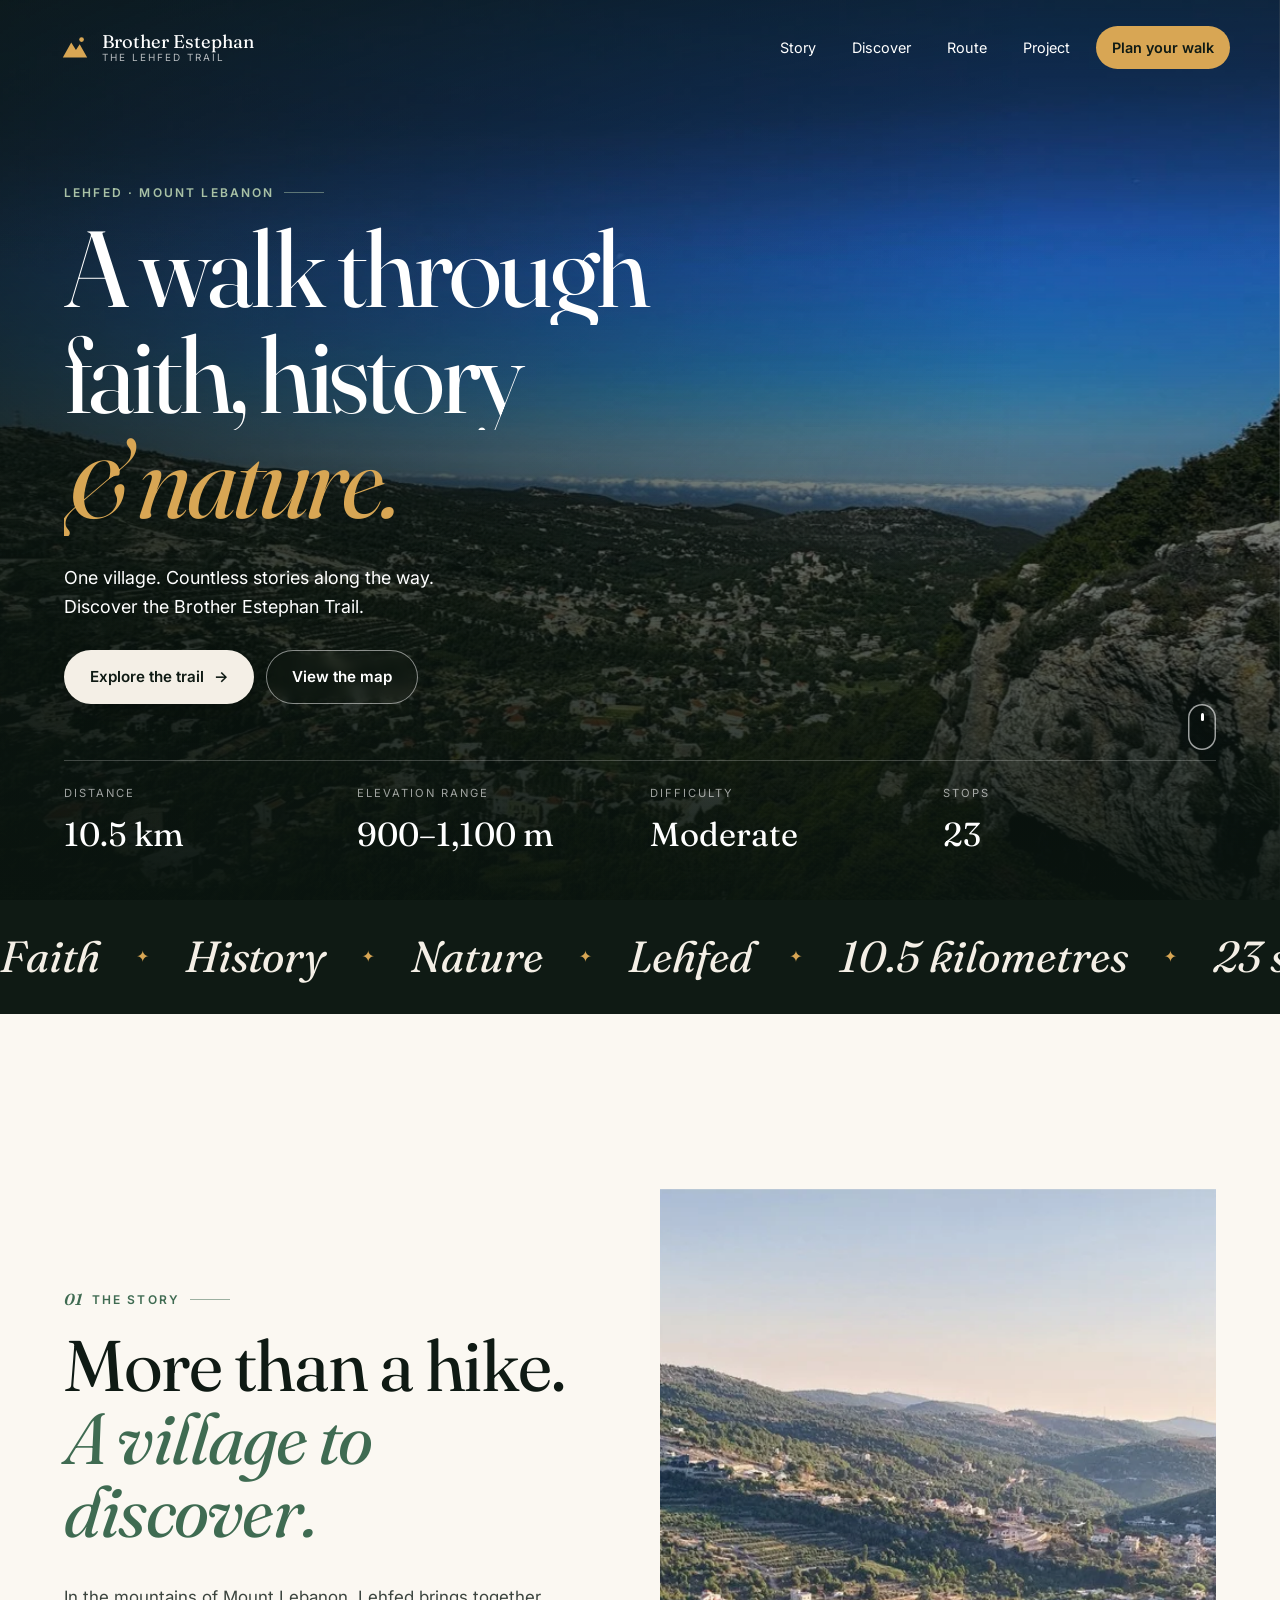
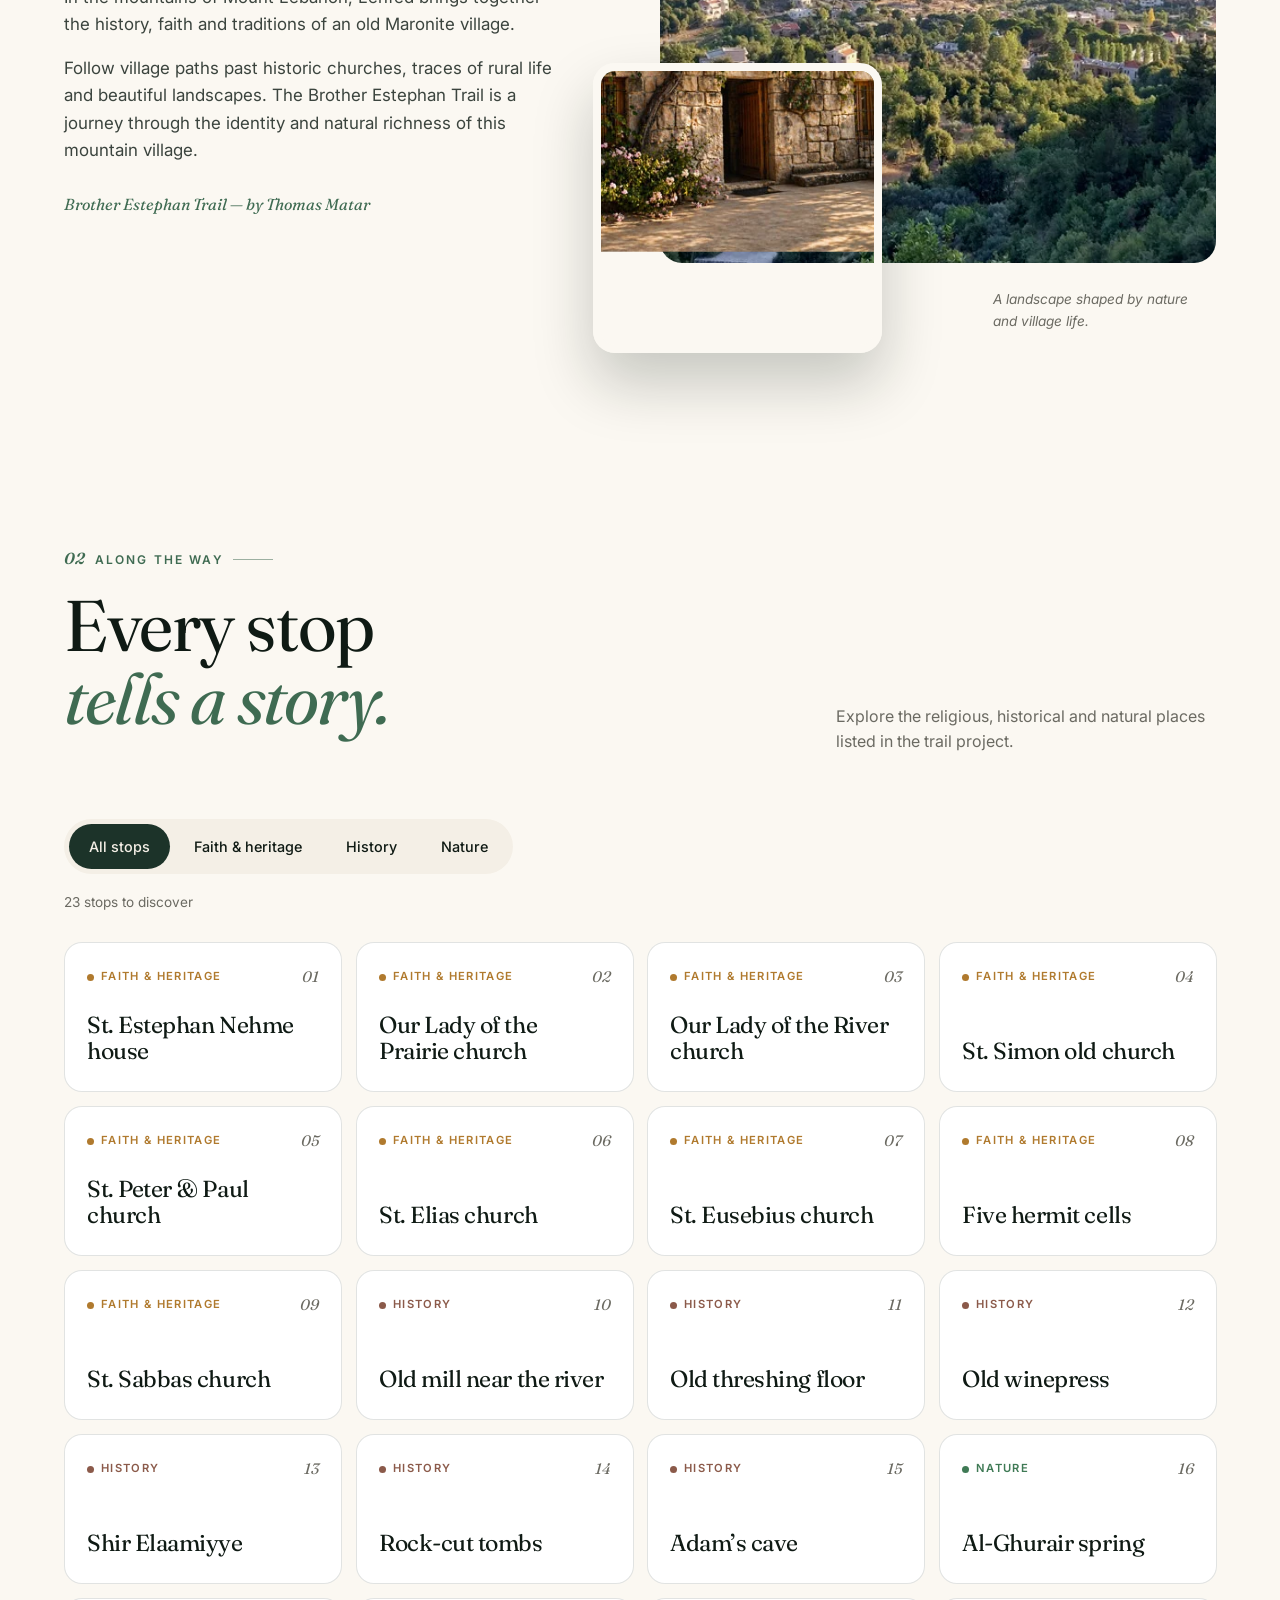
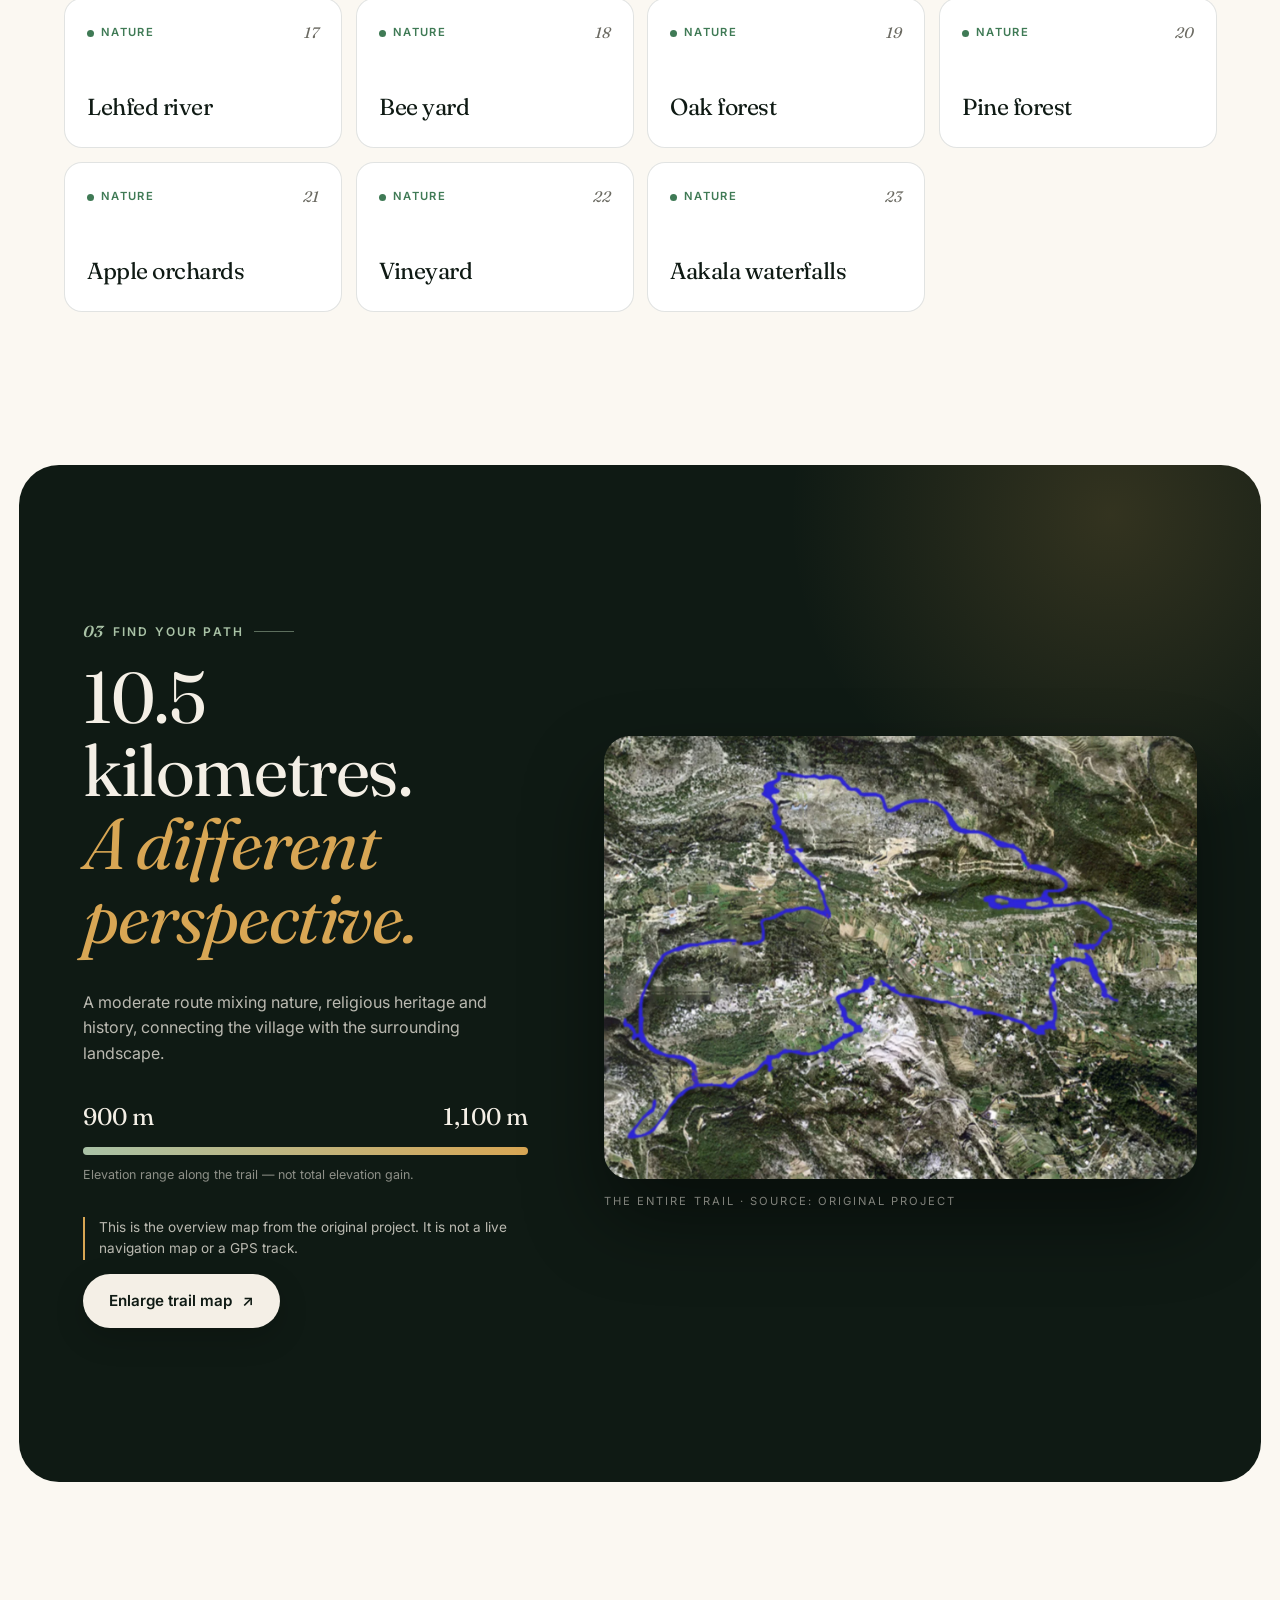
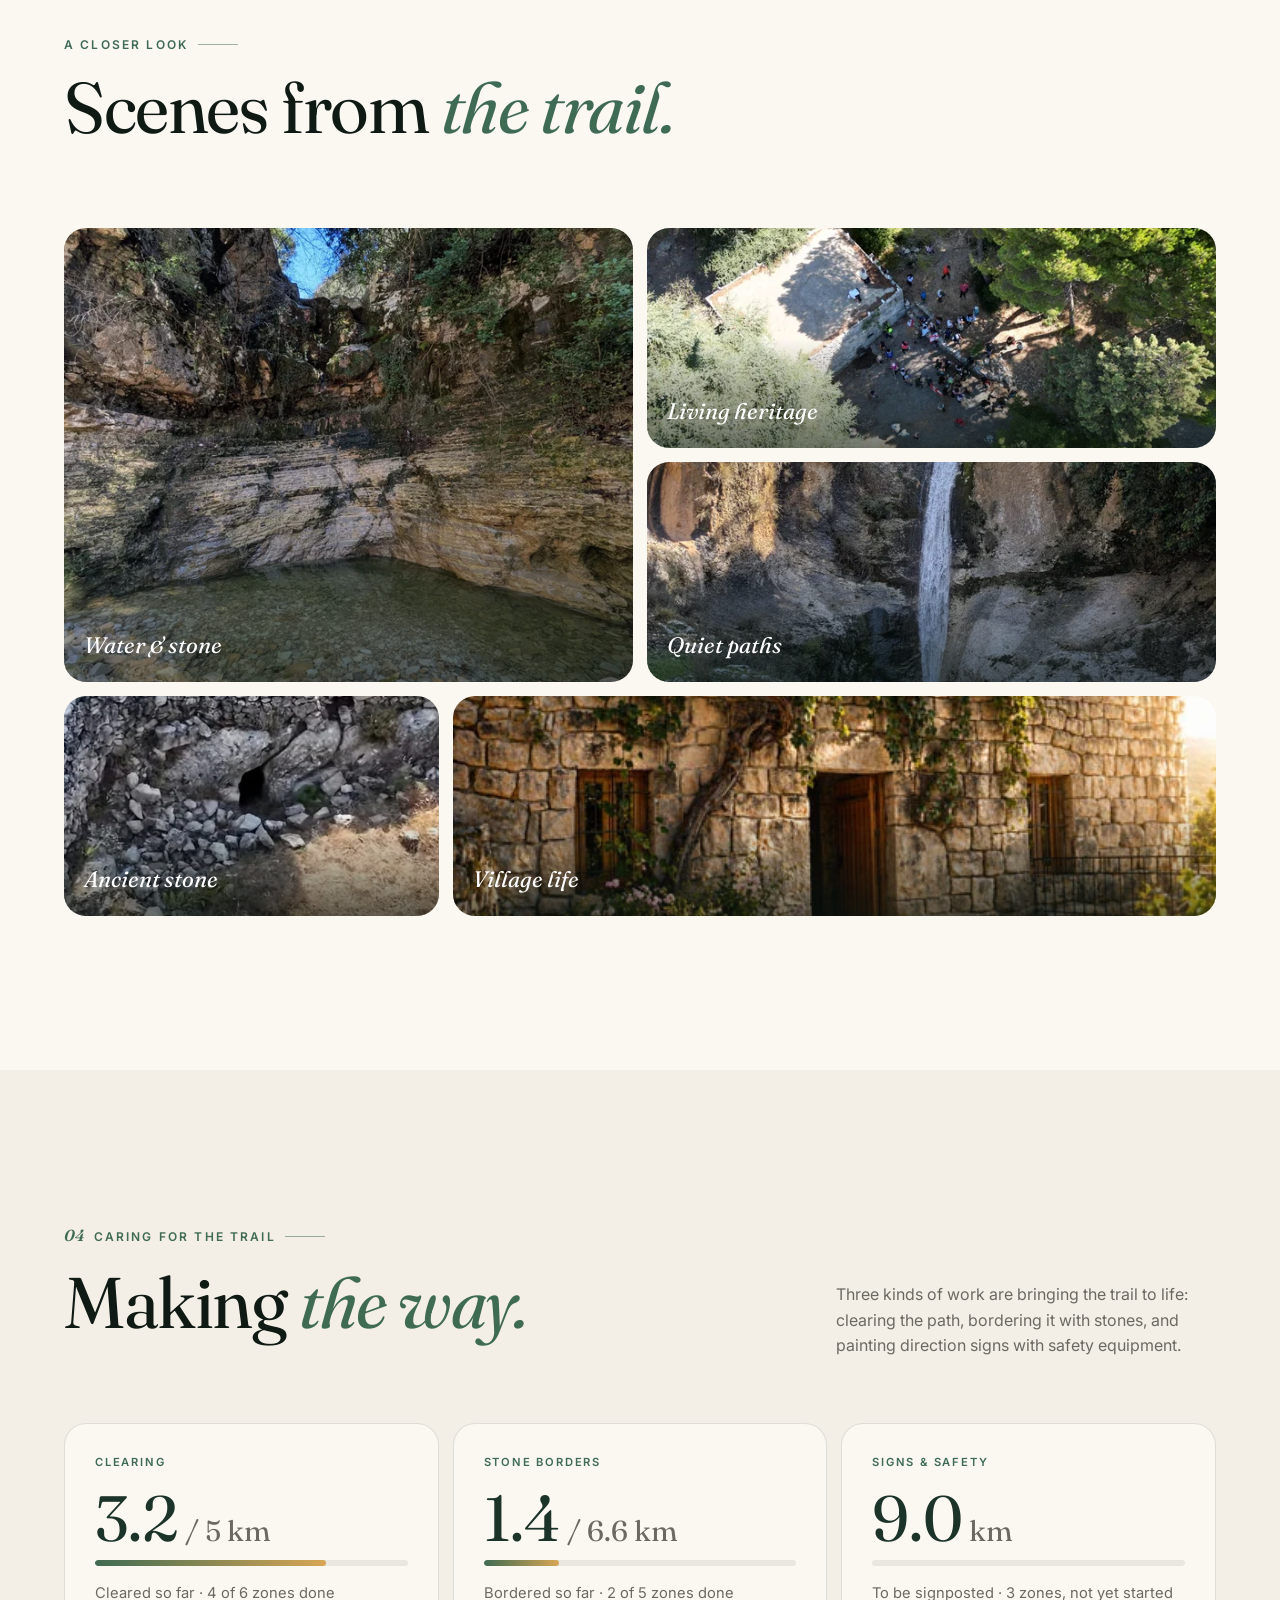
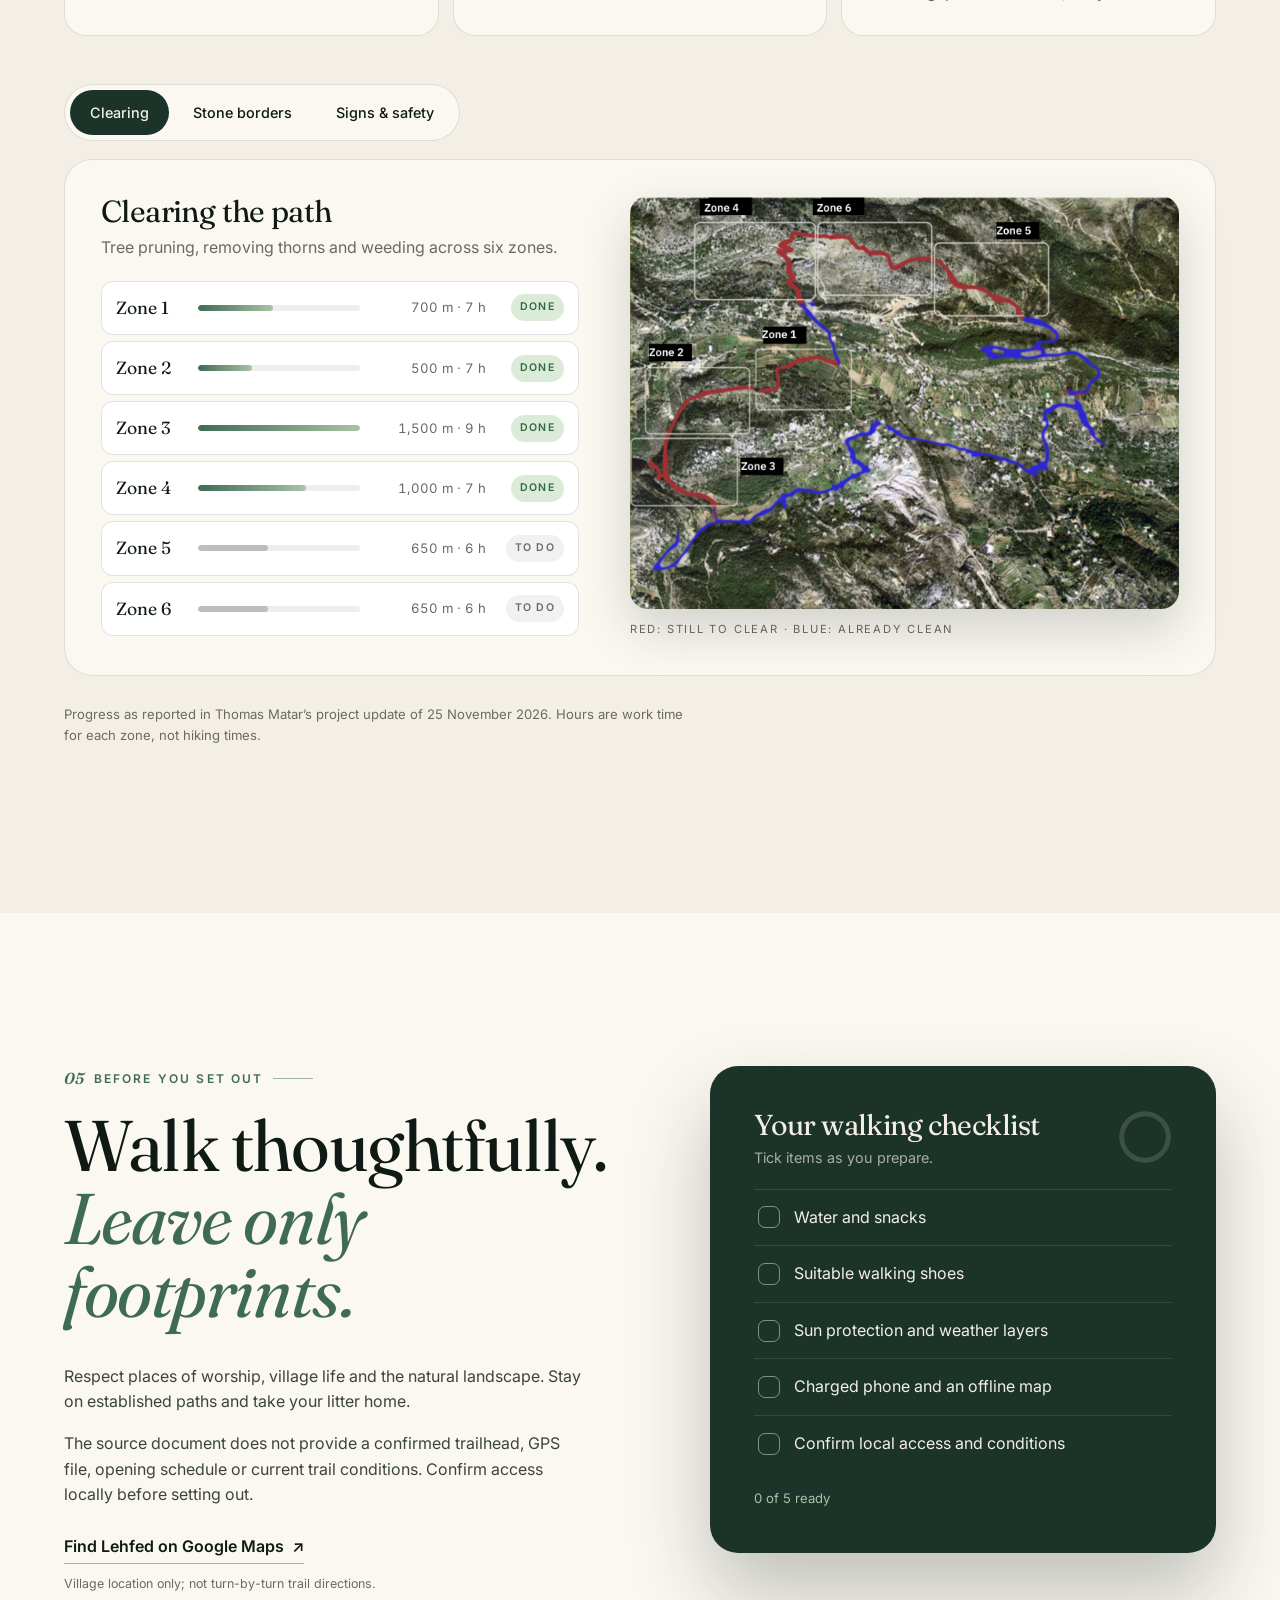
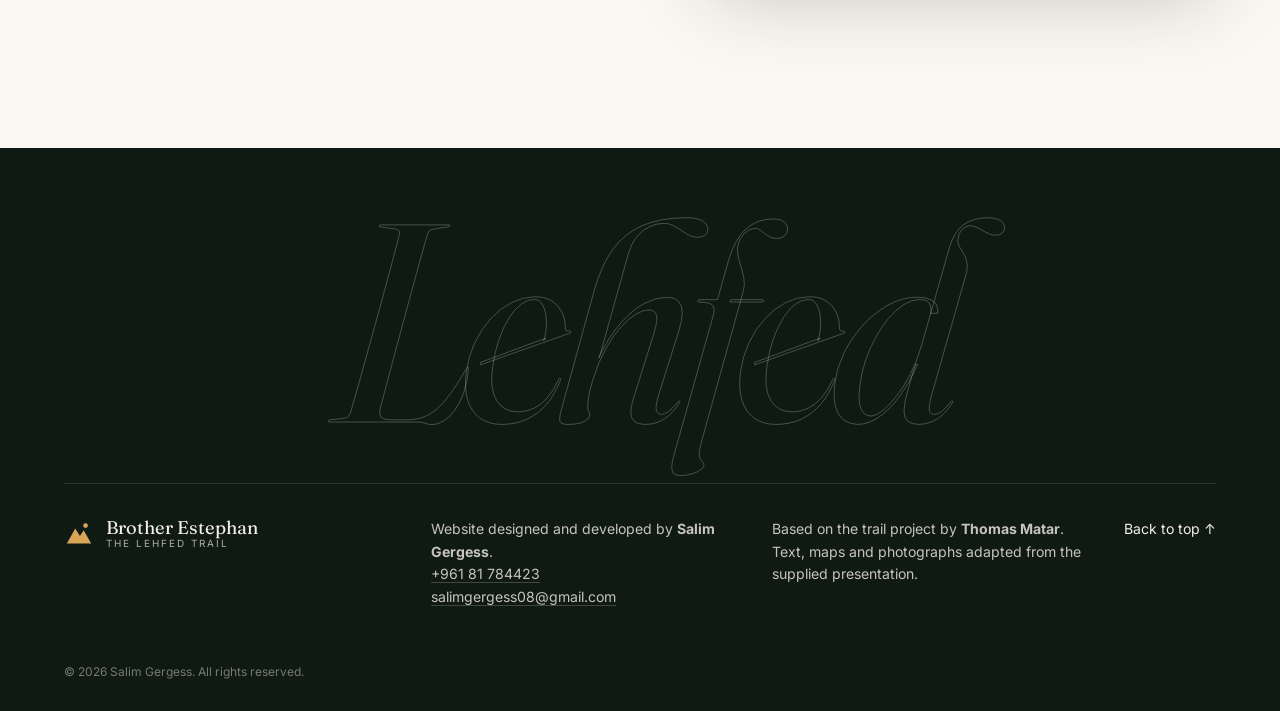
<file: public/index.html>
<!doctype html>
<html lang="en">
<head>
<meta charset="utf-8">
<meta name="viewport" content="width=device-width, initial-scale=1">
<meta name="description" content="Discover the Brother Estephan Trail in Lehfed, Lebanon: a 10.5 km journey through nature, faith and village heritage. A project by Thomas Matar.">
<meta name="theme-color" content="#0f1a14">
<title>Brother Estephan Trail · Lehfed, Lebanon</title>
<link rel="icon" href="assets/favicon.svg" type="image/svg+xml">
<link rel="preconnect" href="https://fonts.googleapis.com">
<link rel="preconnect" href="https://fonts.gstatic.com" crossorigin>
<link href="https://fonts.googleapis.com/css2?family=Fraunces:ital,opsz,wght@0,9..144,300..700;1,9..144,300..700&family=Inter:wght@400;500;600&display=swap" rel="stylesheet">
<link rel="stylesheet" href="styles.css">
<script>document.documentElement.classList.add('js');</script>
<script src="script.js" defer></script>
</head>
<body>
<a class="skip" href="#about">Skip to content</a>
<div class="progress" aria-hidden="true"><span></span></div>

<header class="site-header">
  <a class="brand" href="#home" aria-label="Brother Estephan Trail, home">
    <svg class="brand-mark" viewBox="0 0 32 32" aria-hidden="true"><path d="M3 26 12 10l5 8 4-6 8 14Z" fill="currentColor"/><circle cx="23" cy="7" r="2.5" fill="currentColor"/></svg>
    <span>Brother Estephan<small>The Lehfed Trail</small></span>
  </a>
  <nav id="navigation" aria-label="Main navigation">
    <a href="#about">Story</a>
    <a href="#discover">Discover</a>
    <a href="#route">Route</a>
    <a href="#restoration">Project</a>
    <a class="nav-cta" href="#visit">Plan your walk</a>
  </nav>
  <button class="menu-toggle" aria-expanded="false" aria-controls="navigation" aria-label="Open menu"><span></span><span></span></button>
</header>

<main>
<section id="home" class="hero">
  <div class="hero-media" aria-hidden="true"><img src="assets/hero.webp" alt="" fetchpriority="high"></div>
  <div class="hero-inner">
    <p class="eyebrow reveal">Lehfed · Mount Lebanon</p>
    <h1 class="hero-title">
      <span class="line"><span>A walk through</span></span>
      <span class="line"><span>faith, history</span></span>
      <span class="line"><span><em>&amp; nature.</em></span></span>
    </h1>
    <p class="hero-lead reveal">One village. Countless stories along the way. Discover the Brother Estephan Trail.</p>
    <div class="hero-actions reveal">
      <a class="btn btn-light" href="#discover">Explore the trail <span aria-hidden="true">→</span></a>
      <a class="btn btn-ghost" href="#route">View the map</a>
    </div>
  </div>
  <dl class="hero-stats" aria-label="Trail overview">
    <div><dt>Distance</dt><dd><span data-count="10.5" data-decimals="1">10.5</span> km</dd></div>
    <div><dt>Elevation range</dt><dd>900–1,100 m</dd></div>
    <div><dt>Difficulty</dt><dd>Moderate</dd></div>
    <div><dt>Stops</dt><dd><span data-count="23">23</span></dd></div>
  </dl>
  <a class="scroll-cue" href="#about" aria-label="Scroll to the story"><span></span></a>
</section>

<div class="marquee" aria-hidden="true">
  <div class="marquee-track">
    <span>Faith</span><i>✦</i><span>History</span><i>✦</i><span>Nature</span><i>✦</i><span>Lehfed</span><i>✦</i><span>10.5 kilometres</span><i>✦</i><span>23 stops</span><i>✦</i>
    <span>Faith</span><i>✦</i><span>History</span><i>✦</i><span>Nature</span><i>✦</i><span>Lehfed</span><i>✦</i><span>10.5 kilometres</span><i>✦</i><span>23 stops</span><i>✦</i>
  </div>
</div>

<section id="about" class="section story">
  <div class="story-text">
    <p class="eyebrow reveal"><span class="num">01</span> The story</p>
    <h2 class="reveal">More than a hike.<br><em>A village to discover.</em></h2>
    <p class="reveal">In the mountains of Mount Lebanon, Lehfed brings together the history, faith and traditions of an old Maronite village.</p>
    <p class="reveal">Follow village paths past historic churches, traces of rural life and beautiful landscapes. The Brother Estephan Trail is a journey through the identity and natural richness of this mountain village.</p>
    <p class="signature reveal">Brother Estephan Trail — by Thomas Matar</p>
  </div>
  <div class="story-media">
    <figure class="story-main reveal" data-parallax="0.06"><img src="assets/village.webp" alt="Lehfed village across a green mountain valley" loading="lazy"></figure>
    <figure class="story-float reveal" data-parallax="-0.08"><img src="assets/heritage.webp" alt="Old stone house with climbing vines and flowers at its entrance" loading="lazy"></figure>
    <p class="story-caption">A landscape shaped by nature and village life.</p>
  </div>
</section>

<section id="discover" class="section discover">
  <div class="section-head">
    <div>
      <p class="eyebrow reveal"><span class="num">02</span> Along the way</p>
      <h2 class="reveal">Every stop<br><em>tells a story.</em></h2>
    </div>
    <p class="reveal">Explore the religious, historical and natural places listed in the trail project.</p>
  </div>
  <div class="filters reveal" role="group" aria-label="Filter trail stops">
    <span class="filter-pill" aria-hidden="true"></span>
    <button aria-pressed="true" data-filter="all">All stops</button>
    <button aria-pressed="false" data-filter="religious">Faith &amp; heritage</button>
    <button aria-pressed="false" data-filter="historical">History</button>
    <button aria-pressed="false" data-filter="natural">Nature</button>
  </div>
  <p id="result-count" class="result-count" aria-live="polite"></p>
  <div id="stop-grid" class="stop-grid"></div>
  <noscript><p>The trail includes historic churches and hermit cells, an old mill, a winepress, rock-cut tombs, Adam’s cave, springs, forests, orchards and waterfalls. Enable JavaScript to explore the complete filterable list.</p></noscript>
</section>

<section id="route" class="route">
  <div class="section route-inner">
    <div class="route-text">
      <p class="eyebrow reveal"><span class="num">03</span> Find your path</p>
      <h2 class="reveal">10.5 kilometres.<br><em>A different perspective.</em></h2>
      <p class="reveal">A moderate route mixing nature, religious heritage and history, connecting the village with the surrounding landscape.</p>
      <div class="elev reveal" aria-label="Elevation range 900 to 1,100 metres">
        <div class="elev-labels"><span>900 m</span><span>1,100 m</span></div>
        <div class="elev-bar"><span></span></div>
        <small>Elevation range along the trail — not total elevation gain.</small>
      </div>
      <p class="note reveal">This is the overview map from the original project. It is not a live navigation map or a GPS track.</p>
      <button class="btn btn-light reveal" data-full-image="assets/trail-map.webp" data-caption="Trail overview from Thomas Matar’s project">Enlarge trail map <span aria-hidden="true">↗</span></button>
    </div>
    <figure class="map-frame reveal">
      <button class="image-button" data-full-image="assets/trail-map.webp" data-caption="Trail overview from Thomas Matar’s project" aria-label="Enlarge trail overview map">
        <img src="assets/trail-map.webp" alt="Satellite overview showing the trail route as a blue line around Lehfed" loading="lazy">
        <span class="zoom-hint" aria-hidden="true">Click to enlarge ↗</span>
      </button>
      <figcaption>The entire trail · Source: original project</figcaption>
    </figure>
  </div>
</section>

<section class="section gallery-section">
  <div class="section-head">
    <div>
      <p class="eyebrow reveal">A closer look</p>
      <h2 class="reveal">Scenes from <em>the trail.</em></h2>
    </div>
  </div>
  <div class="bento">
    <button class="tile t1 reveal" data-full-image="assets/waterfall.webp" data-caption="Water and rock along the trail"><img src="assets/waterfall.webp" alt="Waterfall descending between tall rocks" loading="lazy"><span>Water &amp; stone</span></button>
    <button class="tile t2 reveal" data-full-image="assets/church.webp" data-caption="Traditional stone architecture featured in the project"><img src="assets/church.webp" alt="Traditional stone building with greenery around its entrance" loading="lazy"><span>Living heritage</span></button>
    <button class="tile t3 reveal" data-full-image="assets/river.webp" data-caption="A shaded river scene from the original project"><img src="assets/river.webp" alt="Shaded rocky riverbed beneath trees" loading="lazy"><span>Quiet paths</span></button>
    <button class="tile t4 reveal" data-full-image="assets/hikers.webp" data-caption="Dry-stone walls and an opening in the rock"><img src="assets/hikers.webp" alt="Dry-stone wall built around a small opening in the rock" loading="lazy"><span>Ancient stone</span></button>
    <button class="tile t5 reveal" data-full-image="assets/heritage.webp" data-caption="Village stone architecture in warm light"><img src="assets/heritage.webp" alt="Old stone house with climbing vines and flowers" loading="lazy"><span>Village life</span></button>
  </div>
</section>

<section id="restoration" class="restoration">
  <div class="section">
    <div class="section-head">
      <div>
        <p class="eyebrow reveal"><span class="num">04</span> Caring for the trail</p>
        <h2 class="reveal">Making <em>the way.</em></h2>
      </div>
      <p class="reveal">Three kinds of work are bringing the trail to life: clearing the path, bordering it with stones, and painting direction signs with safety equipment.</p>
    </div>
    <div class="project-stats">
      <div class="reveal" style="--pct:74"><small>Clearing</small><strong><span data-count="3.7" data-decimals="1">3.7</span><em> / 5 km</em></strong><span class="pbar"><i></i></span><span>Cleared so far · 4 of 6 zones done</span></div>
      <div class="reveal" style="--pct:24"><small>Stone borders</small><strong><span data-count="1.6" data-decimals="1">1.6</span><em> / 6.6 km</em></strong><span class="pbar"><i></i></span><span>Bordered so far · 2 of 5 zones done</span></div>
      <div class="reveal" style="--pct:0"><small>Signs &amp; safety</small><strong><span data-count="10.5" data-decimals="1">10.5</span><em> km</em></strong><span class="pbar"><i></i></span><span>To be signposted · 3 zones, not yet started</span></div>
    </div>

    <div class="work-tabs reveal" role="tablist" aria-label="Trail work">
      <button role="tab" id="tab-clear" aria-controls="panel-clear" aria-selected="true">Clearing</button>
      <button role="tab" id="tab-border" aria-controls="panel-border" aria-selected="false" tabindex="-1">Stone borders</button>
      <button role="tab" id="tab-signs" aria-controls="panel-signs" aria-selected="false" tabindex="-1">Signs &amp; safety</button>
    </div>

    <div class="work-panel" role="tabpanel" id="panel-clear" aria-labelledby="tab-clear">
      <div class="work-info">
        <h3>Clearing the path</h3>
        <p>Tree pruning, removing thorns and weeding across six zones.</p>
        <ul class="zones" style="--max:1500">
          <li class="done" style="--len:700"><span class="z">Zone 1</span><span class="zbar"><i></i></span><span class="zmeta">700 m · 7 h</span><span class="badge">Done</span></li>
          <li class="done" style="--len:500"><span class="z">Zone 2</span><span class="zbar"><i></i></span><span class="zmeta">500 m · 7 h</span><span class="badge">Done</span></li>
          <li class="done" style="--len:1500"><span class="z">Zone 3</span><span class="zbar"><i></i></span><span class="zmeta">1,500 m · 9 h</span><span class="badge">Done</span></li>
          <li class="done" style="--len:1000"><span class="z">Zone 4</span><span class="zbar"><i></i></span><span class="zmeta">1,000 m · 7 h</span><span class="badge">Done</span></li>
          <li style="--len:650"><span class="z">Zone 5</span><span class="zbar"><i></i></span><span class="zmeta">650 m · 6 h</span><span class="badge">To do</span></li>
          <li style="--len:650"><span class="z">Zone 6</span><span class="zbar"><i></i></span><span class="zmeta">650 m · 6 h</span><span class="badge">To do</span></li>
        </ul>
      </div>
      <figure class="work-map">
        <button class="image-button" data-full-image="assets/map-clearing.webp" data-caption="Clearing zones — red parts remain to be cleared" aria-label="Enlarge clearing zones map"><img src="assets/map-clearing.webp" alt="Satellite map of the trail divided into six clearing zones; red sections remain to be cleared" loading="lazy"><span class="zoom-hint" aria-hidden="true">Click to enlarge ↗</span></button>
        <figcaption>Red: still to clear · Blue: already clean</figcaption>
      </figure>
    </div>

    <div class="work-panel" role="tabpanel" id="panel-border" aria-labelledby="tab-border" hidden>
      <div class="work-info">
        <h3>Bordering with stones</h3>
        <p>Marking the path borders with stones over 6.6 km, in five zones.</p>
        <ul class="zones" style="--max:2000">
          <li class="done" style="--len:1000"><span class="z">Zone 1</span><span class="zbar"><i></i></span><span class="zmeta">1,000 m · 6 h</span><span class="badge">Done</span></li>
          <li class="done" style="--len:600"><span class="z">Zone 2</span><span class="zbar"><i></i></span><span class="zmeta">600 m · 3 h</span><span class="badge">Done</span></li>
          <li style="--len:1800"><span class="z">Zone 3</span><span class="zbar"><i></i></span><span class="zmeta">1,800 m · 6 h</span><span class="badge">To do</span></li>
          <li style="--len:2000"><span class="z">Zone 4</span><span class="zbar"><i></i></span><span class="zmeta">2,000 m · 6 h</span><span class="badge">To do</span></li>
          <li style="--len:800"><span class="z">Zone 5</span><span class="zbar"><i></i></span><span class="zmeta">800 m · 3 h</span><span class="badge">To do</span></li>
        </ul>
      </div>
      <figure class="work-map">
        <button class="image-button" data-full-image="assets/map-borders.webp" data-caption="Stone bordering zones along the trail" aria-label="Enlarge stone bordering map"><img src="assets/map-borders.webp" alt="Satellite map of the trail in green, divided into five stone-bordering zones" loading="lazy"><span class="zoom-hint" aria-hidden="true">Click to enlarge ↗</span></button>
        <figcaption>Five bordering zones</figcaption>
      </figure>
    </div>

    <div class="work-panel" role="tabpanel" id="panel-signs" aria-labelledby="tab-signs" hidden>
      <div class="work-info">
        <h3>Signs &amp; safety</h3>
        <p>Painting direction signs along all 10.5 km and installing safety equipment, in three zones.</p>
        <ul class="zones" style="--max:3500">
          <li style="--len:3500"><span class="z">Zone 1</span><span class="zbar"><i></i></span><span class="zmeta">3,500 m · 6 h</span><span class="badge">To do</span></li>
          <li style="--len:3500"><span class="z">Zone 2</span><span class="zbar"><i></i></span><span class="zmeta">3,500 m · 6 h</span><span class="badge">To do</span></li>
          <li style="--len:3500"><span class="z">Zone 3</span><span class="zbar"><i></i></span><span class="zmeta">3,500 m · 6 h</span><span class="badge">To do</span></li>
        </ul>
      </div>
      <figure class="work-map">
        <button class="image-button" data-full-image="assets/map-signs.webp" data-caption="Direction sign and safety zones" aria-label="Enlarge signs and safety map"><img src="assets/map-signs.webp" alt="Satellite map of the trail divided into three zones for direction signs and safety equipment" loading="lazy"><span class="zoom-hint" aria-hidden="true">Click to enlarge ↗</span></button>
        <figcaption>Three signposting zones</figcaption>
      </figure>
    </div>

    <p class="project-note">Progress as reported in Thomas Matar’s project update of 25 November 2026. Hours are work time for each zone, not hiking times.</p>
  </div>
</section>

<section id="visit" class="section visit">
  <div class="visit-text">
    <p class="eyebrow reveal"><span class="num">05</span> Before you set out</p>
    <h2 class="reveal">Walk thoughtfully.<br><em>Leave only footprints.</em></h2>
    <p class="reveal">Respect places of worship, village life and the natural landscape. Stay on established paths and take your litter home.</p>
    <p class="reveal">The source document does not provide a confirmed trailhead, GPS file, opening schedule or current trail conditions. Confirm access locally before setting out.</p>
    <a class="text-link reveal" href="https://www.google.com/maps/search/?api=1&amp;query=Lehfed%2C%20Lebanon" target="_blank" rel="noopener noreferrer">Find Lehfed on Google Maps <span aria-hidden="true">↗</span></a>
    <small class="map-note">Village location only; not turn-by-turn trail directions.</small>
  </div>
  <div class="checklist reveal">
    <div class="check-head">
      <div>
        <h3>Your walking checklist</h3>
        <p>Tick items as you prepare.</p>
      </div>
      <svg class="ring" viewBox="0 0 44 44" aria-hidden="true"><circle cx="22" cy="22" r="19"/><circle class="ring-fill" cx="22" cy="22" r="19"/></svg>
    </div>
    <label><input type="checkbox"><span>Water and snacks</span></label>
    <label><input type="checkbox"><span>Suitable walking shoes</span></label>
    <label><input type="checkbox"><span>Sun protection and weather layers</span></label>
    <label><input type="checkbox"><span>Charged phone and an offline map</span></label>
    <label><input type="checkbox"><span>Confirm local access and conditions</span></label>
    <span id="check-status" aria-live="polite">0 of 5 ready</span>
  </div>
</section>
</main>

<footer class="site-footer">
  <p class="footer-word" aria-hidden="true">Lehfed</p>
  <div class="footer-grid">
    <a class="brand" href="#home">
      <svg class="brand-mark" viewBox="0 0 32 32" aria-hidden="true"><path d="M3 26 12 10l5 8 4-6 8 14Z" fill="currentColor"/><circle cx="23" cy="7" r="2.5" fill="currentColor"/></svg>
      <span>Brother Estephan<small>The Lehfed Trail</small></span>
    </a>
    <div id="credits">
      <p>Website designed and developed by <strong>Salim Gergess</strong>.<br><a href="tel:+96181784423">+961 81 784423</a><br><a href="mailto:salimgergess08@gmail.com">salimgergess08@gmail.com</a></p>
      <p>Based on the trail project by <strong>Thomas Matar</strong>.<br>Text, maps and photographs adapted from the supplied presentation.</p>
    </div>
    <a class="to-top" href="#home">Back to top ↑</a>
  </div>
  <p class="copy">© 2026 Salim Gergess. All rights reserved.</p>
</footer>

<dialog id="lightbox">
  <button id="close-lightbox" aria-label="Close image">×</button>
  <img id="lightbox-image" alt="">
  <p id="lightbox-caption"></p>
</dialog>
</body>
</html>
</file>
<file: public/styles.css>
:root {
  --ink: #0f1a14;
  --forest: #1c3329;
  --moss: #3f6b52;
  --sage: #a9c2a6;
  --cream: #f4efe6;
  --paper: #fbf8f2;
  --stone: #6b6a62;
  --gold: #d8a654;
  --line: rgba(15, 26, 20, .12);
  --serif: "Fraunces", Georgia, "Times New Roman", serif;
  --sans: "Inter", system-ui, -apple-system, "Segoe UI", Roboto, sans-serif;
  --radius: 22px;
  --ease: cubic-bezier(.2, .7, .1, 1);
  --pad: clamp(20px, 5vw, 72px);
}

*, *::before, *::after { box-sizing: border-box; }
html { scroll-behavior: smooth; scroll-padding-top: 90px; }
body {
  margin: 0;
  font-family: var(--sans);
  color: var(--ink);
  background: var(--paper);
  line-height: 1.6;
  -webkit-font-smoothing: antialiased;
  overflow-x: hidden;
}
img { display: block; max-width: 100%; }
a { color: inherit; }
button { font: inherit; color: inherit; cursor: pointer; }
:focus-visible { outline: 2px solid var(--gold); outline-offset: 3px; border-radius: 6px; }

h1, h2, h3 { font-family: var(--serif); font-weight: 400; letter-spacing: -.02em; line-height: 1.02; margin: 0; }
h2 { font-size: clamp(2.4rem, 5.6vw, 4.6rem); margin-bottom: .5em; }
h2 em, h1 em { font-style: italic; color: var(--moss); }
p { margin: 0 0 1em; }

.skip { position: absolute; left: -999px; top: 10px; z-index: 100; background: var(--gold); padding: 10px 16px; border-radius: 999px; }
.skip:focus { left: 10px; }

.eyebrow {
  font-size: .75rem; font-weight: 600; letter-spacing: .18em; text-transform: uppercase;
  color: var(--moss); display: flex; align-items: center; gap: .8em; margin-bottom: 1.4em;
}
.eyebrow .num { font-family: var(--serif); font-style: italic; font-size: 1rem; letter-spacing: 0; }
.eyebrow::after { content: ""; width: 40px; height: 1px; background: currentColor; opacity: .5; }

.section { padding: clamp(80px, 12vw, 160px) var(--pad); max-width: 1400px; margin: 0 auto; }
.section-head { display: flex; justify-content: space-between; align-items: end; gap: 40px; margin-bottom: 48px; flex-wrap: wrap; }
.section-head > p { max-width: 380px; color: var(--stone); }

/* Progress bar */
.progress { position: fixed; inset: 0 0 auto; height: 3px; z-index: 60; pointer-events: none; }
.progress span { display: block; height: 100%; width: 100%; background: linear-gradient(90deg, var(--gold), var(--sage)); transform-origin: left; transform: scaleX(0); }

/* Header */
.site-header {
  position: fixed; top: 16px; left: 50%; transform: translateX(-50%);
  width: min(1200px, calc(100% - 32px)); z-index: 50;
  display: flex; align-items: center; justify-content: space-between; gap: 20px;
  padding: 10px 10px 10px 20px; border-radius: 999px;
  color: #fff; transition: background .4s var(--ease), color .4s, box-shadow .4s, top .4s;
}
.site-header.scrolled {
  background: rgba(251, 248, 242, .72); color: var(--ink);
  backdrop-filter: blur(18px) saturate(1.4); -webkit-backdrop-filter: blur(18px) saturate(1.4);
  box-shadow: 0 10px 40px rgba(15, 26, 20, .1), inset 0 0 0 1px rgba(255,255,255,.5);
  top: 10px;
}
.brand { display: flex; align-items: center; gap: 12px; text-decoration: none; font-family: var(--serif); font-size: 1.15rem; line-height: 1.1; }
.brand small { display: block; font-family: var(--sans); font-size: .62rem; letter-spacing: .2em; text-transform: uppercase; opacity: .7; }
.brand-mark { width: 30px; height: 30px; color: var(--gold); }
nav { display: flex; align-items: center; gap: 4px; }
nav a { text-decoration: none; font-size: .9rem; padding: 10px 16px; border-radius: 999px; transition: background .25s; }
nav a:hover { background: rgba(255,255,255,.14); }
.scrolled nav a:hover { background: rgba(15,26,20,.06); }
nav .nav-cta { background: var(--gold); color: var(--ink); font-weight: 600; margin-left: 6px; }
nav .nav-cta:hover { background: #e7b968 !important; }
.menu-toggle { display: none; width: 46px; height: 46px; border-radius: 50%; border: 0; background: rgba(255,255,255,.16); position: relative; }
.scrolled .menu-toggle { background: rgba(15,26,20,.07); }
.menu-toggle span { position: absolute; left: 14px; right: 14px; height: 2px; background: currentColor; transition: transform .3s var(--ease); }
.menu-toggle span:first-child { top: 19px; }
.menu-toggle span:last-child { top: 26px; }
.menu-toggle[aria-expanded="true"] span:first-child { transform: translateY(3.5px) rotate(45deg); }
.menu-toggle[aria-expanded="true"] span:last-child { transform: translateY(-3.5px) rotate(-45deg); }

/* Buttons */
.btn {
  display: inline-flex; align-items: center; gap: 10px; padding: 15px 26px; border-radius: 999px;
  border: 0; text-decoration: none; font-weight: 600; font-size: .95rem;
  transition: transform .3s var(--ease), background .3s, box-shadow .3s;
}
.btn span { transition: transform .3s var(--ease); }
.btn:hover { transform: translateY(-2px); }
.btn:hover span { transform: translateX(4px); }
.btn-light { background: var(--cream); color: var(--ink); box-shadow: 0 10px 30px rgba(0,0,0,.18); }
.btn-ghost { color: #fff; box-shadow: inset 0 0 0 1px rgba(255,255,255,.5); backdrop-filter: blur(6px); }
.btn-ghost:hover { background: rgba(255,255,255,.12); }

/* Hero */
.hero {
  position: relative; min-height: 100svh; color: #fff; overflow: hidden;
  display: flex; flex-direction: column; justify-content: flex-end;
  padding: 140px var(--pad) 40px; isolation: isolate;
}
.hero-media { position: absolute; inset: 0; z-index: -2; }
.hero-media img { width: 100%; height: 115%; object-fit: cover; object-position: center 70%; animation: kenburns 24s ease-out forwards; will-change: transform; }
.hero::before {
  content: ""; position: absolute; inset: 0; z-index: -1;
  background:
    linear-gradient(180deg, rgba(10,20,15,.55) 0%, rgba(10,20,15,0) 30%),
    linear-gradient(90deg, rgba(10,20,15,.7) 0%, rgba(10,20,15,.2) 55%, rgba(10,20,15,0) 80%),
    linear-gradient(0deg, rgba(10,20,15,.95) 0%, rgba(10,20,15,.5) 45%, rgba(10,20,15,0) 75%);
}
@keyframes kenburns { from { transform: scale(1.15); } to { transform: scale(1); } }
.hero-inner { max-width: 1400px; width: 100%; margin: 0 auto; }
.hero .eyebrow { color: var(--sage); }
.hero-title { font-size: clamp(3rem, min(9vw, 12vh), 8.5rem); line-height: .92; letter-spacing: -.035em; margin-bottom: 28px; }
.hero-title em { color: var(--gold); }
.hero-title .line { display: block; overflow: hidden; padding-bottom: .06em; }
.hero-title .line > span { display: inline-block; transform: translateY(110%); animation: rise 1.1s var(--ease) forwards; }
.hero-title .line:nth-child(2) > span { animation-delay: .12s; }
.hero-title .line:nth-child(3) > span { animation-delay: .24s; }
@keyframes rise { to { transform: translateY(0); } }
.hero-lead { font-size: clamp(1rem, 1.4vw, 1.2rem); max-width: 440px; opacity: .85; }
.hero-actions { display: flex; flex-wrap: wrap; gap: 12px; margin-top: 28px; }
.hero-stats {
  max-width: 1400px; width: 100%; margin: 56px auto 0; display: grid; grid-template-columns: repeat(4, 1fr);
  border-top: 1px solid rgba(255,255,255,.22); padding-top: 24px; gap: 20px;
}
.hero-stats div { margin: 0; }
.hero-stats dt { font-size: .7rem; letter-spacing: .18em; text-transform: uppercase; opacity: .6; margin-bottom: 4px; }
.hero-stats dd { margin: 0; font-family: var(--serif); font-size: clamp(1.4rem, 2.6vw, 2.2rem); }
.scroll-cue { position: absolute; right: var(--pad); bottom: 150px; width: 28px; height: 46px; border-radius: 20px; box-shadow: inset 0 0 0 1.5px rgba(255,255,255,.6); }
.scroll-cue span { position: absolute; left: 50%; top: 9px; width: 3px; height: 8px; margin-left: -1.5px; border-radius: 3px; background: #fff; animation: cue 1.8s infinite; }
@keyframes cue { 0% { opacity: 0; transform: translateY(0); } 40% { opacity: 1; } 100% { opacity: 0; transform: translateY(14px); } }

/* Marquee */
.marquee { background: var(--ink); color: var(--cream); overflow: hidden; padding: 22px 0; }
.marquee-track { display: flex; width: max-content; gap: 36px; align-items: center; animation: marquee 32s linear infinite; }
.marquee span { font-family: var(--serif); font-size: clamp(1.6rem, 3.4vw, 2.8rem); font-style: italic; white-space: nowrap; }
.marquee i { color: var(--gold); font-style: normal; }
@keyframes marquee { to { transform: translateX(-50%); } }

/* Story */
.story { display: grid; grid-template-columns: 1fr 1.1fr; gap: clamp(40px, 7vw, 110px); align-items: center; }
.story-text > p:not(.eyebrow):not(.signature) { color: #3b443e; font-size: 1.06rem; max-width: 520px; }
.signature { font-family: var(--serif); font-style: italic; color: var(--moss); margin-top: 28px; }
.story-media { position: relative; padding-bottom: 90px; }
.story-main { margin: 0; border-radius: var(--radius); overflow: hidden; aspect-ratio: 4/5; }
.story-main img, .story-float img { width: 100%; height: 100%; object-fit: cover; }
.story-float {
  position: absolute; left: -12%; bottom: 0; width: 52%; aspect-ratio: 1; margin: 0;
  border-radius: var(--radius); overflow: hidden; border: 8px solid var(--paper);
  box-shadow: 0 30px 60px rgba(15,26,20,.22);
}
.story-caption { position: absolute; right: 0; bottom: 20px; width: 40%; font-size: .85rem; color: var(--stone); font-style: italic; margin: 0; }

/* Discover */
.discover { padding-top: 40px; }
.filters {
  position: relative; display: inline-flex; flex-wrap: wrap; gap: 4px; padding: 5px;
  border-radius: 999px; background: var(--cream); margin-bottom: 18px;
}
.filters button { position: relative; z-index: 1; border: 0; background: none; padding: 11px 20px; border-radius: 999px; font-size: .9rem; font-weight: 500; transition: color .3s; }
.filters button[aria-pressed="true"] { color: var(--cream); }
.filter-pill { position: absolute; z-index: 0; top: 5px; left: 0; height: calc(100% - 10px); border-radius: 999px; background: var(--forest); transition: transform .45s var(--ease), width .45s var(--ease); }
.result-count { font-size: .85rem; color: var(--stone); margin-bottom: 28px; }
.stop-grid { display: grid; grid-template-columns: repeat(auto-fill, minmax(240px, 1fr)); gap: 14px; }
.stop {
  --c: var(--moss);
  position: relative; overflow: hidden; padding: 22px 22px 26px; min-height: 150px; border-radius: 18px;
  background: #fff; border: 1px solid var(--line);
  display: flex; flex-direction: column; justify-content: space-between; gap: 22px;
  transition: transform .4s var(--ease), box-shadow .4s, border-color .4s;
  animation: pop .55s var(--ease) both; animation-delay: calc(var(--i) * 35ms);
}
.stop[data-cat="religious"] { --c: #b07a2e; }
.stop[data-cat="historical"] { --c: #8b5a4a; }
.stop[data-cat="natural"] { --c: #3f7a55; }
.stop::before { content: ""; position: absolute; inset: auto -40% -60% auto; width: 180px; height: 180px; border-radius: 50%; background: var(--c); opacity: 0; filter: blur(40px); transition: opacity .4s; }
.stop:hover { transform: translateY(-4px); box-shadow: 0 20px 40px rgba(15,26,20,.08); border-color: transparent; }
.stop:hover::before { opacity: .25; }
.stop-top { display: flex; justify-content: space-between; align-items: center; }
.stop-num { font-family: var(--serif); font-style: italic; color: var(--stone); font-size: .95rem; }
.stop small { display: inline-flex; align-items: center; gap: 7px; font-size: .7rem; letter-spacing: .12em; text-transform: uppercase; font-weight: 600; color: var(--c); }
.stop small::before { content: ""; width: 7px; height: 7px; border-radius: 50%; background: var(--c); }
.stop h3 { font-size: 1.45rem; line-height: 1.15; position: relative; }
@keyframes pop { from { opacity: 0; transform: translateY(16px) scale(.98); } }

/* Route */
.route { background: var(--ink); color: var(--cream); border-radius: 40px; margin: 0 clamp(8px, 1.5vw, 20px); position: relative; overflow: hidden; }
.route::before { content: ""; position: absolute; width: 700px; height: 700px; right: -200px; top: -300px; border-radius: 50%; background: radial-gradient(circle, rgba(216,166,84,.18), transparent 65%); }
.route-inner { display: grid; grid-template-columns: .9fr 1.2fr; gap: clamp(40px, 6vw, 90px); align-items: center; position: relative; }
.route .eyebrow { color: var(--sage); }
.route h2 em { color: var(--gold); }
.route-text > p { color: rgba(244,239,230,.75); }
.note { font-size: .85rem; border-left: 2px solid var(--gold); padding-left: 14px; }
.elev { margin: 32px 0; }
.elev-labels { display: flex; justify-content: space-between; font-family: var(--serif); font-size: 1.5rem; margin-bottom: 10px; }
.elev-bar { height: 8px; border-radius: 8px; background: rgba(255,255,255,.1); overflow: hidden; }
.elev-bar span { display: block; height: 100%; width: 100%; background: linear-gradient(90deg, var(--sage), var(--gold)); transform: scaleX(0); transform-origin: left; transition: transform 1.6s var(--ease) .3s; }
.elev.in .elev-bar span { transform: scaleX(1); }
.elev small { display: block; margin-top: 10px; opacity: .55; font-size: .78rem; }
.map-frame { margin: 0; }
.image-button { display: block; width: 100%; padding: 0; border: 0; border-radius: 26px; overflow: hidden; position: relative; background: none; box-shadow: 0 40px 80px rgba(0,0,0,.45); }
.image-button img { width: 100%; transition: transform 1.2s var(--ease); }
.image-button:hover img { transform: scale(1.04); }
.zoom-hint { position: absolute; right: 16px; bottom: 16px; padding: 9px 16px; border-radius: 999px; font-size: .8rem; background: rgba(15,26,20,.6); backdrop-filter: blur(10px); color: #fff; opacity: 0; transform: translateY(8px); transition: .35s var(--ease); }
.image-button:hover .zoom-hint, .image-button:focus-visible .zoom-hint { opacity: 1; transform: none; }
.map-frame figcaption { margin-top: 14px; font-size: .7rem; letter-spacing: .18em; text-transform: uppercase; opacity: .5; }

/* Gallery bento */
.bento { display: grid; grid-template-columns: repeat(6, 1fr); grid-auto-rows: 220px; gap: 14px; }
.tile { position: relative; padding: 0; border: 0; border-radius: var(--radius); overflow: hidden; background: var(--cream); }
.tile img { width: 100%; height: 100%; object-fit: cover; transition: transform 1s var(--ease), filter .6s; }
.tile::after { content: ""; position: absolute; inset: 0; background: linear-gradient(0deg, rgba(10,20,15,.7), transparent 50%); opacity: .8; transition: opacity .4s; }
.tile span { position: absolute; z-index: 1; left: 20px; bottom: 18px; color: #fff; font-family: var(--serif); font-size: 1.4rem; font-style: italic; transition: transform .4s var(--ease); }
.tile span::after { content: " ↗"; font-style: normal; opacity: 0; transition: opacity .3s; }
.tile:hover img { transform: scale(1.07); }
.tile:hover span { transform: translateY(-4px); }
.tile:hover span::after { opacity: 1; }
.t1 { grid-column: span 3; grid-row: span 2; }
.t2 { grid-column: span 3; }
.t3 { grid-column: span 3; }
.t4 { grid-column: span 2; grid-row: span 1; }
.t5 { grid-column: span 4; }

/* Restoration */
.restoration { background: var(--cream); }
.project-stats { display: grid; grid-template-columns: repeat(3, 1fr); gap: 14px; margin-bottom: 48px; }
.project-stats div { background: var(--paper); border-radius: var(--radius); padding: 30px; border: 1px solid var(--line); }
.project-stats strong { display: block; font-family: var(--serif); font-weight: 400; font-size: clamp(2.6rem, 5vw, 4rem); line-height: 1; margin-bottom: 10px; color: var(--forest); }
.project-stats div > span { color: var(--stone); font-size: .92rem; }
.project-stats small { display: block; font-size: .7rem; font-weight: 600; letter-spacing: .16em; text-transform: uppercase; color: var(--moss); margin-bottom: 14px; }
.project-stats strong em { font-style: normal; font-size: .45em; color: var(--stone); letter-spacing: 0; }
.project-stats .pbar { display: block; height: 6px; border-radius: 6px; background: rgba(15,26,20,.08); overflow: hidden; margin: 6px 0 14px; }
.project-stats .pbar i { display: block; height: 100%; width: calc(var(--pct) * 1%); border-radius: 6px; background: linear-gradient(90deg, var(--moss), var(--gold)); transform: scaleX(0); transform-origin: left; transition: transform 1.4s var(--ease) .3s; }
.project-stats .in .pbar i { transform: scaleX(1); }

.work-tabs { display: inline-flex; flex-wrap: wrap; gap: 4px; padding: 5px; border-radius: 999px; background: var(--paper); border: 1px solid var(--line); margin-bottom: 18px; }
.work-tabs button { border: 0; background: none; padding: 11px 20px; border-radius: 999px; font-size: .9rem; font-weight: 500; transition: background .3s, color .3s; }
.work-tabs button[aria-selected="true"] { background: var(--forest); color: var(--cream); }
.work-panel { display: grid; grid-template-columns: 1fr 1.15fr; gap: clamp(24px, 4vw, 56px); align-items: start; background: var(--paper); border: 1px solid var(--line); border-radius: 28px; padding: clamp(20px, 3vw, 36px); animation: pop .5s var(--ease); }
.work-panel[hidden] { display: none; }
.work-info h3 { font-size: 1.9rem; margin-bottom: 8px; }
.work-info > p { color: var(--stone); }
.work-map { margin: 0; }
.work-map .image-button { box-shadow: 0 20px 50px rgba(15,26,20,.18); border-radius: 18px; }
.work-map figcaption { margin-top: 12px; font-size: .7rem; letter-spacing: .16em; text-transform: uppercase; color: var(--stone); }

.zones { list-style: none; padding: 0; margin: 20px 0 0; display: grid; gap: 6px; }
.zones li { display: grid; grid-template-columns: 68px 1fr 112px 64px; gap: 14px; align-items: center; padding: 12px 14px; border-radius: 12px; background: #fff; border: 1px solid var(--line); }
.z { font-family: var(--serif); font-size: 1.1rem; }
.zbar { height: 6px; border-radius: 6px; background: rgba(15,26,20,.07); overflow: hidden; }
.zbar i { display: block; height: 100%; width: calc(var(--len) / var(--max) * 100%); border-radius: 6px; background: rgba(15,26,20,.22); transform: scaleX(0); transform-origin: left; transition: transform 1.2s var(--ease) .2s; }
.zones li.done .zbar i { background: linear-gradient(90deg, var(--moss), var(--sage)); }
.work-panel:not([hidden]) .zbar i { transform: scaleX(1); }
.zmeta { font-size: .82rem; color: var(--stone); text-align: right; font-variant-numeric: tabular-nums; }
.badge { justify-self: end; font-size: .66rem; font-weight: 600; letter-spacing: .1em; text-transform: uppercase; padding: 5px 9px; border-radius: 999px; background: rgba(15,26,20,.06); color: var(--stone); }
.done .badge { background: #dcebd8; color: #2f6a43; }
.project-note { margin-top: 28px; font-size: .82rem; color: var(--stone); max-width: 640px; }

/* Visit */
.visit { display: grid; grid-template-columns: 1.1fr 1fr; gap: clamp(40px, 7vw, 110px); align-items: start; }
.visit-text > p:not(.eyebrow) { color: #3b443e; max-width: 520px; }
.text-link { display: inline-flex; gap: 8px; font-weight: 600; text-decoration: none; border-bottom: 1.5px solid var(--gold); padding-bottom: 4px; margin-top: 10px; }
.text-link:hover { color: var(--moss); }
.map-note { display: block; margin-top: 10px; color: var(--stone); font-size: .78rem; }
.checklist { background: var(--forest); color: var(--cream); border-radius: 28px; padding: clamp(26px, 4vw, 44px); position: sticky; top: 110px; box-shadow: 0 40px 80px rgba(15,26,20,.25); }
.check-head { display: flex; justify-content: space-between; align-items: start; gap: 20px; margin-bottom: 20px; }
.checklist h3 { font-size: 1.8rem; margin-bottom: 6px; }
.checklist p { opacity: .65; font-size: .9rem; margin: 0; }
.ring { width: 54px; height: 54px; transform: rotate(-90deg); flex: none; }
.ring circle { fill: none; stroke: rgba(255,255,255,.14); stroke-width: 4; }
.ring .ring-fill { stroke: var(--gold); stroke-linecap: round; stroke-dasharray: 119.4; stroke-dashoffset: 119.4; transition: stroke-dashoffset .6s var(--ease); }
.checklist label { display: flex; align-items: center; gap: 14px; padding: 15px 4px; border-top: 1px solid rgba(255,255,255,.1); cursor: pointer; }
.checklist input { appearance: none; -webkit-appearance: none; width: 22px; height: 22px; border-radius: 7px; border: 1.5px solid rgba(255,255,255,.45); margin: 0; display: grid; place-content: center; flex: none; cursor: pointer; transition: .25s; }
.checklist input::after { content: ""; width: 10px; height: 6px; border: 2px solid var(--ink); border-top: 0; border-right: 0; transform: rotate(-45deg) scale(0); margin-top: -2px; transition: transform .25s var(--ease); }
.checklist input:checked { background: var(--gold); border-color: var(--gold); }
.checklist input:checked::after { transform: rotate(-45deg) scale(1); }
.checklist input:checked + span { opacity: .5; text-decoration: line-through; }
.checklist label span { transition: opacity .3s; }
#check-status { display: block; margin-top: 16px; font-size: .82rem; color: var(--sage); }

/* Footer */
.site-footer { background: var(--ink); color: var(--cream); padding: 60px var(--pad) 30px; overflow: hidden; }
.footer-word { font-family: var(--serif); font-style: italic; font-size: clamp(5rem, 22vw, 20rem); line-height: .8; letter-spacing: -.04em; margin: 0 0 50px; color: transparent; -webkit-text-stroke: 1px rgba(244,239,230,.25); text-align: center; }
.footer-grid { max-width: 1400px; margin: 0 auto; display: grid; grid-template-columns: 1fr 2fr auto; gap: 40px; align-items: start; border-top: 1px solid rgba(255,255,255,.12); padding-top: 34px; }
#credits { display: grid; grid-template-columns: 1fr 1fr; gap: 30px; font-size: .88rem; opacity: .8; }
#credits a { text-decoration: none; border-bottom: 1px solid rgba(255,255,255,.25); }
.to-top { text-decoration: none; font-size: .88rem; }
.copy { max-width: 1400px; margin: 40px auto 0; font-size: .75rem; opacity: .45; }

/* Lightbox */
dialog { border: 0; padding: 0; background: transparent; max-width: min(1200px, 94vw); max-height: 92vh; overflow: visible; }
dialog::backdrop { background: rgba(8,14,11,.88); backdrop-filter: blur(8px); }
dialog[open] { animation: zoomIn .4s var(--ease); }
@keyframes zoomIn { from { opacity: 0; transform: scale(.94); } }
#lightbox-image { max-height: 82vh; width: auto; margin: 0 auto; border-radius: 18px; }
#lightbox-caption { color: var(--cream); text-align: center; margin-top: 14px; font-family: var(--serif); font-style: italic; }
#close-lightbox { position: absolute; top: -18px; right: -18px; width: 44px; height: 44px; border-radius: 50%; border: 0; background: var(--cream); color: var(--ink); font-size: 1.5rem; line-height: 1; z-index: 1; }

/* Reveal on scroll */
.js .reveal { opacity: 0; transform: translateY(28px); transition: opacity .9s var(--ease), transform .9s var(--ease); }
.js .reveal.in { opacity: 1; transform: none; }

/* Responsive */
@media (max-width: 960px) {
  .menu-toggle { display: block; }
  nav {
    position: absolute; top: calc(100% + 10px); left: 0; right: 0; flex-direction: column; align-items: stretch;
    padding: 12px; border-radius: 24px; background: rgba(251,248,242,.96); color: var(--ink);
    backdrop-filter: blur(18px); box-shadow: 0 30px 60px rgba(15,26,20,.2);
    opacity: 0; visibility: hidden; transform: translateY(-10px); transition: .3s var(--ease);
  }
  nav.open { opacity: 1; visibility: visible; transform: none; }
  nav a { padding: 14px 18px; font-size: 1.05rem; }
  nav a:hover { background: rgba(15,26,20,.06) !important; }
  nav .nav-cta { margin: 6px 0 0; text-align: center; }
  .story, .route-inner, .visit, .work-panel { grid-template-columns: 1fr; }
  .story-media { max-width: 560px; margin-left: auto; }
  .story-float { left: -6%; }
  .hero-stats { grid-template-columns: repeat(2, 1fr); }
  .scroll-cue { display: none; }
  .bento { grid-template-columns: repeat(2, 1fr); grid-auto-rows: 200px; }
  .t1 { grid-column: span 2; grid-row: span 2; }
  .t2, .t3, .t4 { grid-column: span 1; }
  .t5 { grid-column: span 2; }
  .checklist { position: static; }
  .footer-grid { grid-template-columns: 1fr; }
}
@media (max-width: 620px) {
  .project-stats { grid-template-columns: 1fr; }
  .zones li { grid-template-columns: 60px 1fr auto; row-gap: 6px; }
  .zones .zmeta { grid-column: 2; grid-row: 2; text-align: left; }
  .zones .badge { grid-column: 3; grid-row: 1 / span 2; }
  #credits { grid-template-columns: 1fr; }
  .t2, .t3, .t4 { grid-column: span 2; }
  .route { border-radius: 28px; }
}

@media (prefers-reduced-motion: reduce) {
  *, *::before, *::after { animation-duration: .01ms !important; animation-iteration-count: 1 !important; transition-duration: .01ms !important; }
  html { scroll-behavior: auto; }
  .hero-title .line > span { transform: none; }
  .js .reveal { opacity: 1; transform: none; }
  .marquee-track { animation: none; }
}
</file>
